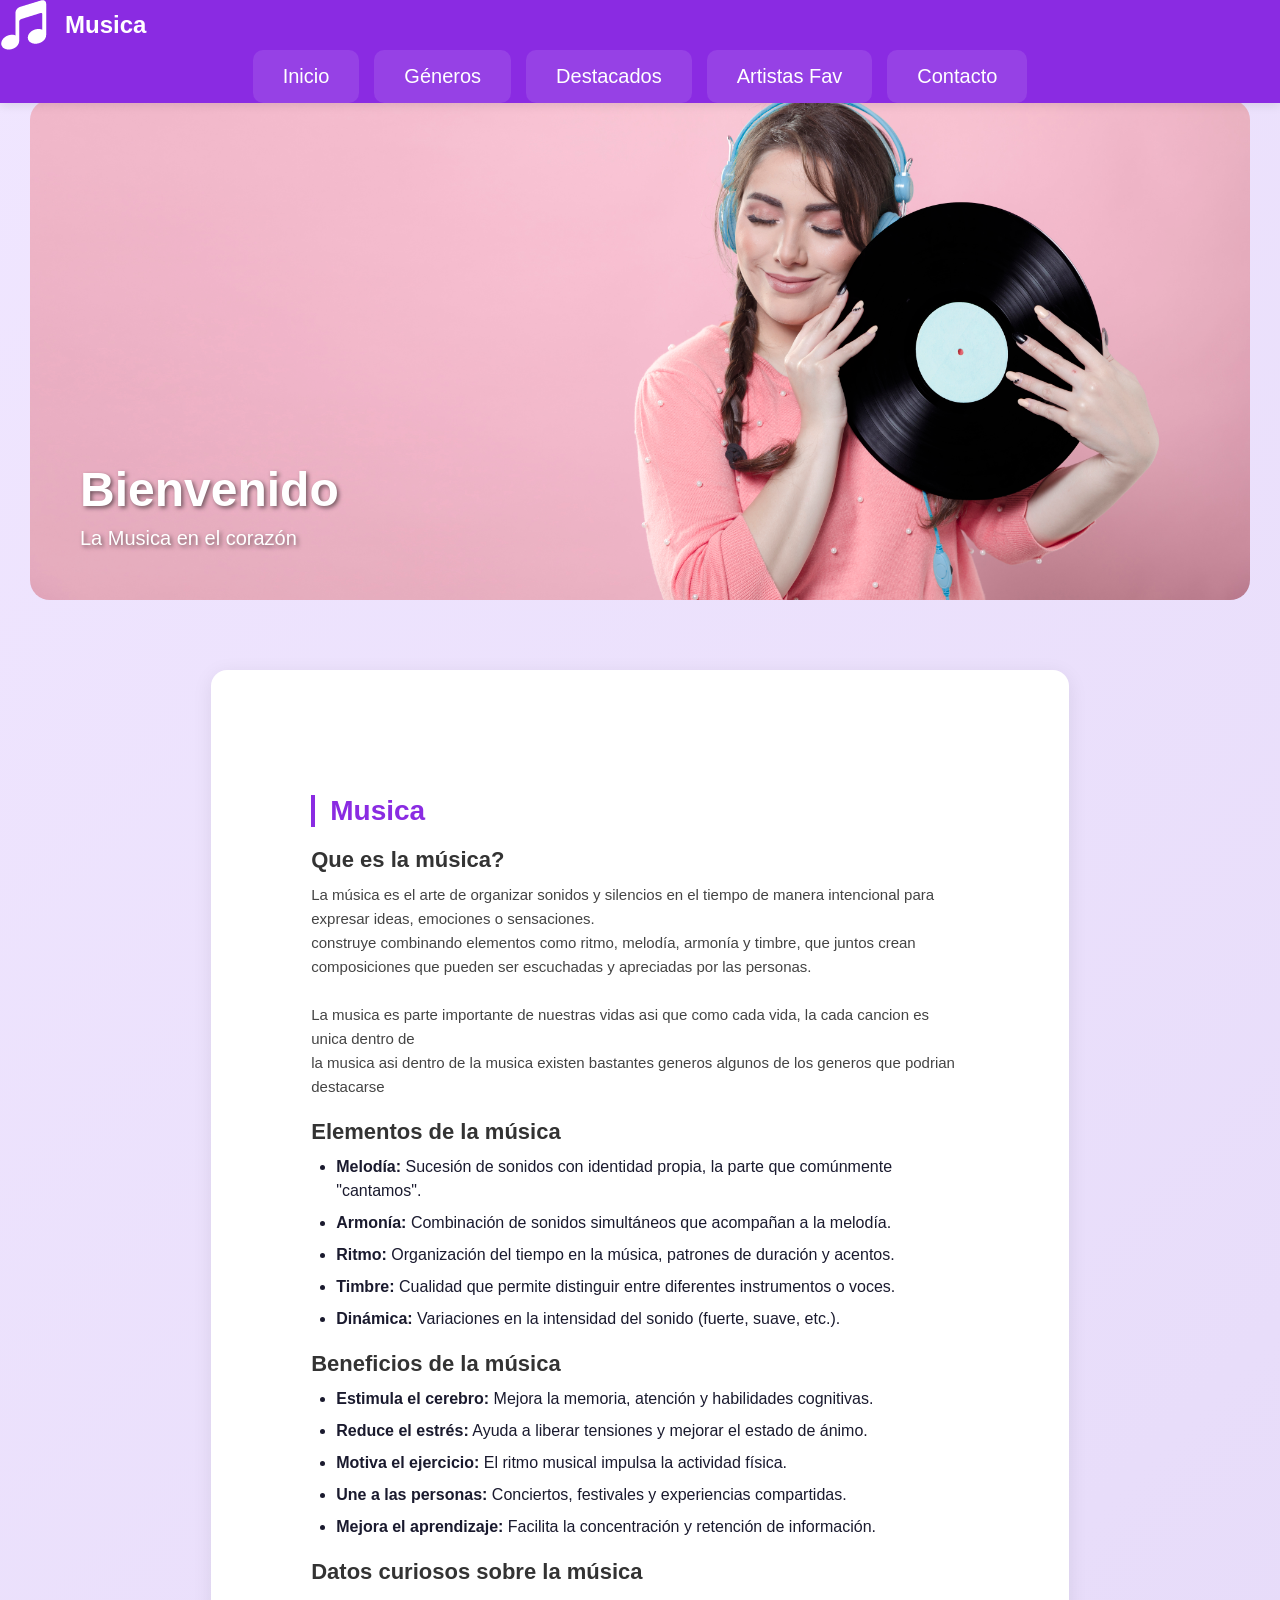
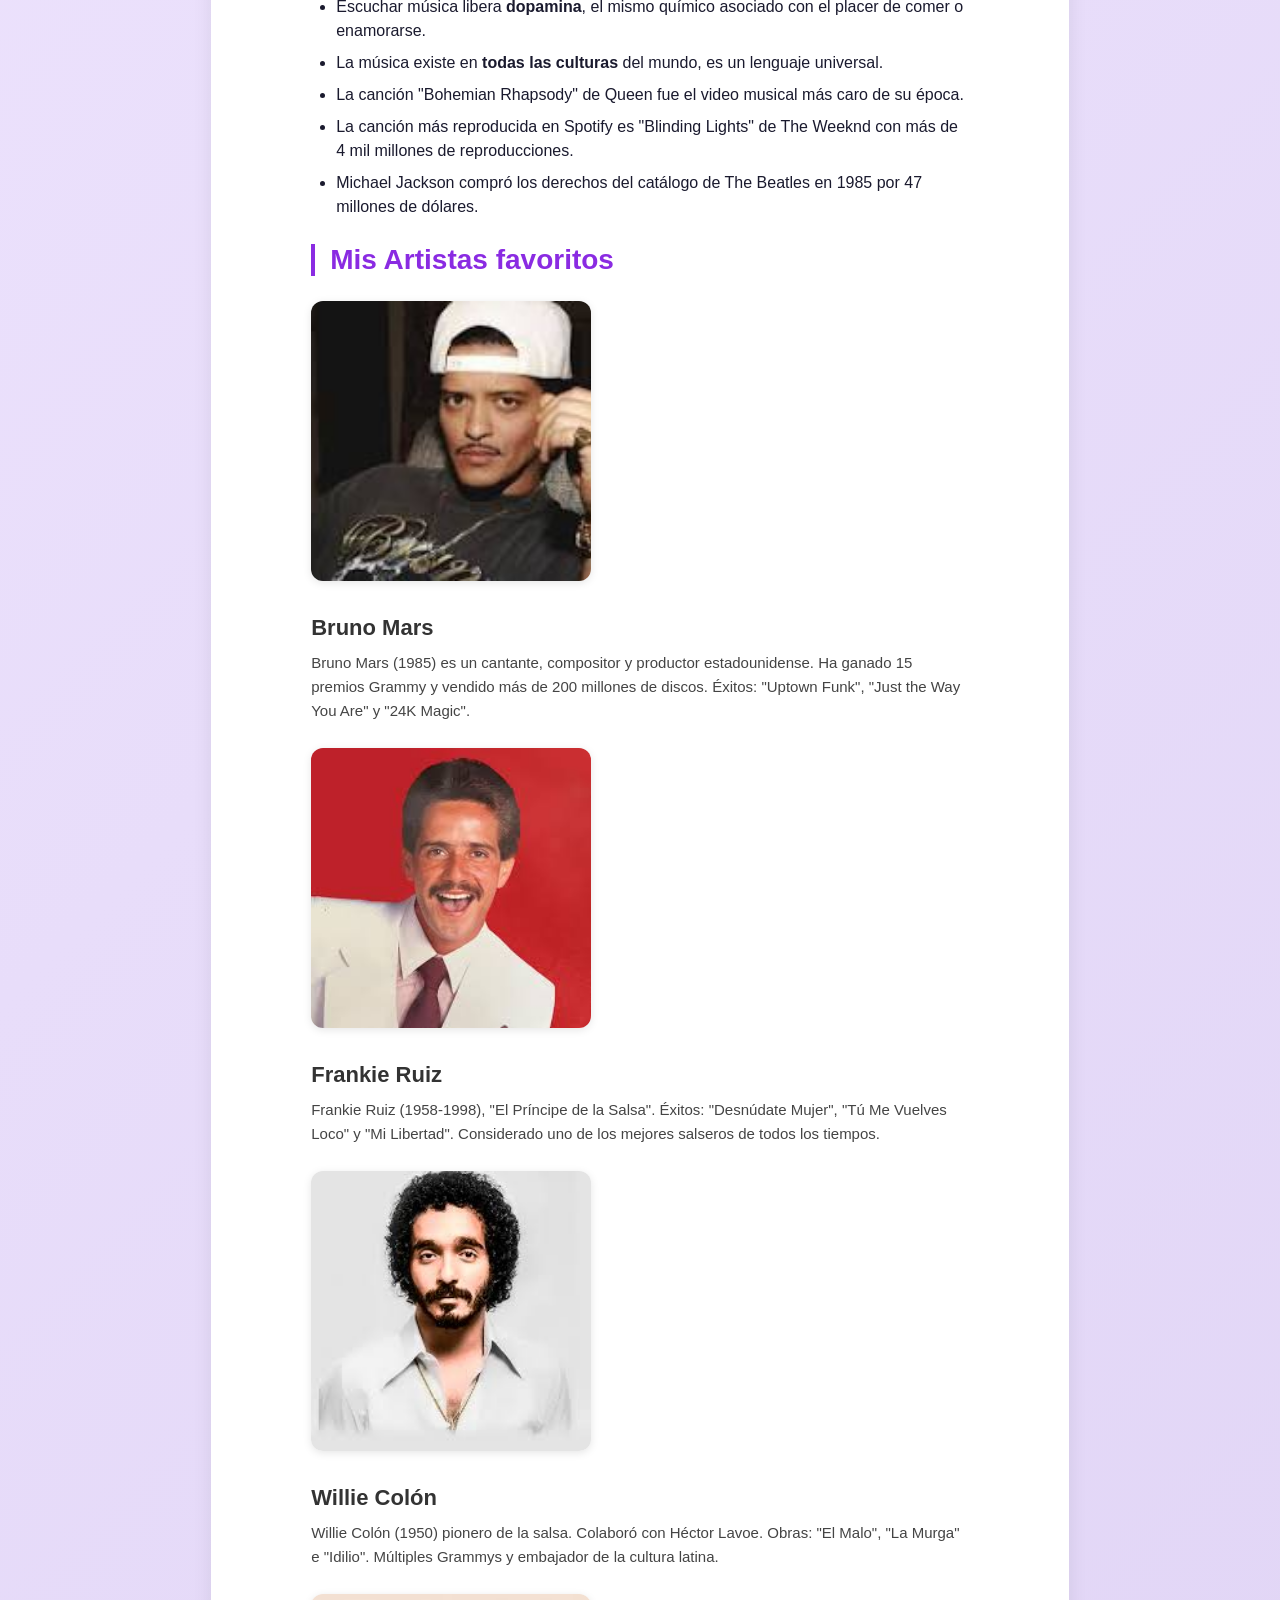
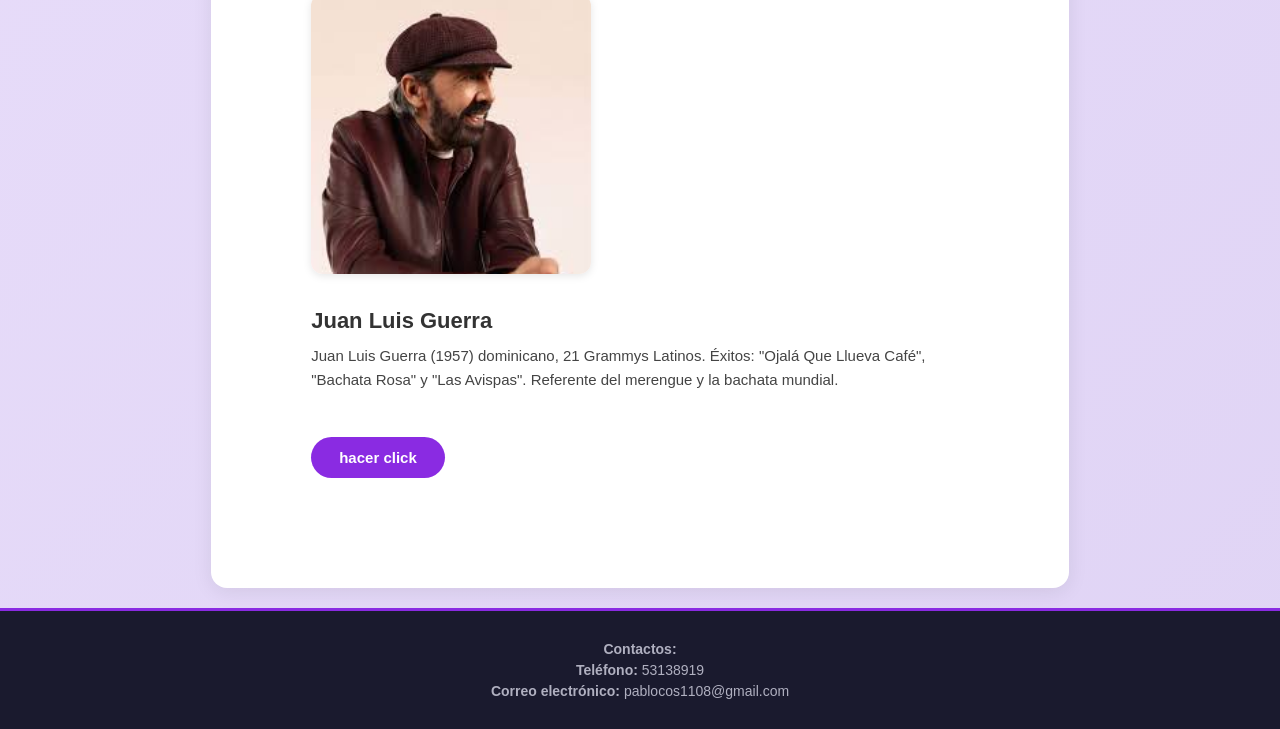
<file: index.html>
<!DOCTYPE html>
<html lang="en">
    
<head>
    <meta charset="UTF-8">
    <meta name="viewport" content="width=device-width, initial-scale=1.0">
    <title>Musica</title>
    <link rel="stylesheet" href="src/css/styles.css">
    <link rel="icon" href="./src/img/Music.png">
</head>

<body>

    <div class="head">
        <header>
            
            <div class="logo-titulo ">
                <img src="src/img/Music.png" alt="Logo">
                <h1>Musica</h1>
            </div>
            <nav>
                <ul>
                    <li><a href="#inicio">Inicio</a></li>
                    <li><a href="/MusicPage/generos.html">Géneros</a></li>
                    <li><a href="/MusicPage/Artistas.html">Destacados</a></li>
                    <li><a href="#favoritos">Artistas Fav</a></li>
                    <li><a href="#contacto">Contacto</a></li>
                </ul>
            </nav>
            
        </header>
    </div>
    
    <div class="main">
        <div class="banner">
            <div class="banner-texto">
                <h2>Bienvenido</h2>
                <p>La Musica en el corazón</p>
            </div>
        </div>
    </div>

    <div  class="content">
            <main >
                
                <section id="inicio">
                    <h2>Musica </h2>
                    <h3>Que es la música? </h3>
                    <p>La música es el arte de organizar sonidos y silencios en el tiempo de manera intencional para expresar
                        ideas, emociones o sensaciones. <br> construye combinando elementos como ritmo, melodía, armonía y
                        timbre, que juntos crean composiciones que pueden ser escuchadas y apreciadas por las personas.<br>
                        <br>
                        La musica es parte importante de nuestras vidas asi que como cada vida, la cada cancion es unica dentro de <br>
                        la musica asi dentro de la musica existen bastantes generos algunos de los generos que podrian destacarse 
                    </p>
                    
                    <h3>Elementos de la música</h3>
                    <ul>
                        <li><strong>Melodía:</strong> Sucesión de sonidos con identidad propia, la parte que comúnmente "cantamos".</li>
                        <li><strong>Armonía:</strong> Combinación de sonidos simultáneos que acompañan a la melodía.</li>
                        <li><strong>Ritmo:</strong> Organización del tiempo en la música, patrones de duración y acentos.</li>
                        <li><strong>Timbre:</strong> Cualidad que permite distinguir entre diferentes instrumentos o voces.</li>
                        <li><strong>Dinámica:</strong> Variaciones en la intensidad del sonido (fuerte, suave, etc.).</li>
                    </ul>

                    <h3>Beneficios de la música</h3>
                    <ul>
                        <li><strong>Estimula el cerebro:</strong> Mejora la memoria, atención y habilidades cognitivas.</li>
                        <li><strong>Reduce el estrés:</strong> Ayuda a liberar tensiones y mejorar el estado de ánimo.</li>
                        <li><strong>Motiva el ejercicio:</strong> El ritmo musical impulsa la actividad física.</li>
                        <li><strong>Une a las personas:</strong> Conciertos, festivales y experiencias compartidas.</li>
                        <li><strong>Mejora el aprendizaje:</strong> Facilita la concentración y retención de información.</li>
                        <h3></h3>
                    </ul>


                    <h3>Datos curiosos sobre la música</h3>
                        <ul>
                            <li>Escuchar música libera <strong>dopamina</strong>, el mismo químico asociado con el placer de comer o enamorarse.</li>
                            <li>La música existe en <strong>todas las culturas</strong> del mundo, es un lenguaje universal.</li>
                            <li>La canción "Bohemian Rhapsody" de Queen fue el video musical más caro de su época.</li>
                            <li>La canción más reproducida en Spotify es "Blinding Lights" de The Weeknd con más de 4 mil millones de reproducciones.</li>
                            <li>Michael Jackson compró los derechos del catálogo de The Beatles en 1985 por 47 millones de dólares.</li>
                        </ul>

                </section>


                
                

                
                <section id="favoritos">
                    <h2>Mis Artistas favoritos</h2>
                    
                    
                    <article >
                        <div >
                            <div >
                                <img src="src/img/Bruno.jpg" alt="Bruno Mars">
                                
                            </div>
                            <div >
                                <h3>Bruno Mars</h3>
                                <p>Bruno Mars (1985) es un cantante, compositor y productor estadounidense. Ha ganado 15 premios Grammy y vendido más de 200 millones de discos. Éxitos: "Uptown Funk", "Just the Way You Are" y "24K Magic".</p>
                            </div>
                        </div>
                    </article>
                    
                    <article >
                        <div >
                            <div >
                                <img src="src/img/Frankie.jpg" alt="Frankie Ruiz">
                                
                            </div>
                            <div >
                                <h3>Frankie Ruiz</h3>
                                <p>Frankie Ruiz (1958-1998), "El Príncipe de la Salsa". Éxitos: "Desnúdate Mujer", "Tú Me Vuelves Loco" y "Mi Libertad". Considerado uno de los mejores salseros de todos los tiempos.</p>
                            </div>
                        </div>
                    </article>
                    
                    <article >
                        <div >
                            <div >
                                <img src="src/img/Willie.jpg" alt="Willie Colón">
                                
                            </div>
                            <div >
                                <h3>Willie Colón</h3>
                                <p>Willie Colón (1950) pionero de la salsa. Colaboró con Héctor Lavoe. Obras: "El Malo", "La Murga" e "Idilio". Múltiples Grammys y embajador de la cultura latina.</p>
                            </div>
                        </div>
                    </article>
                    
                    <article >
                        <div>
                            <div class="img-container">
                                <img src="src/img/JuanLuis.jpg" alt="Juan Luis Guerra">
                                
                            </div>
                            <div >
                                <h3>Juan Luis Guerra</h3>
                                <p>Juan Luis Guerra (1957) dominicano, 21 Grammys Latinos. Éxitos: "Ojalá Que Llueva Café", "Bachata Rosa" y "Las Avispas". Referente del merengue y la bachata mundial.</p>
                            </div>
                        </div>
                    </article>
                </section>
                    

                
                
                <button class="boton-musica">hacer click</button>
            </main>
        </div> 
    
    <div class="foot">
            <footer id="contacto">
            <p><strong>Contactos:</strong></p>
            <p><strong>Teléfono:</strong> 53138919</p>
            <p><strong>Correo electrónico:</strong> pablocos1108@gmail.com</p>
        </footer>
    </div>

    
<style>
    
</style>
</html>
</file>
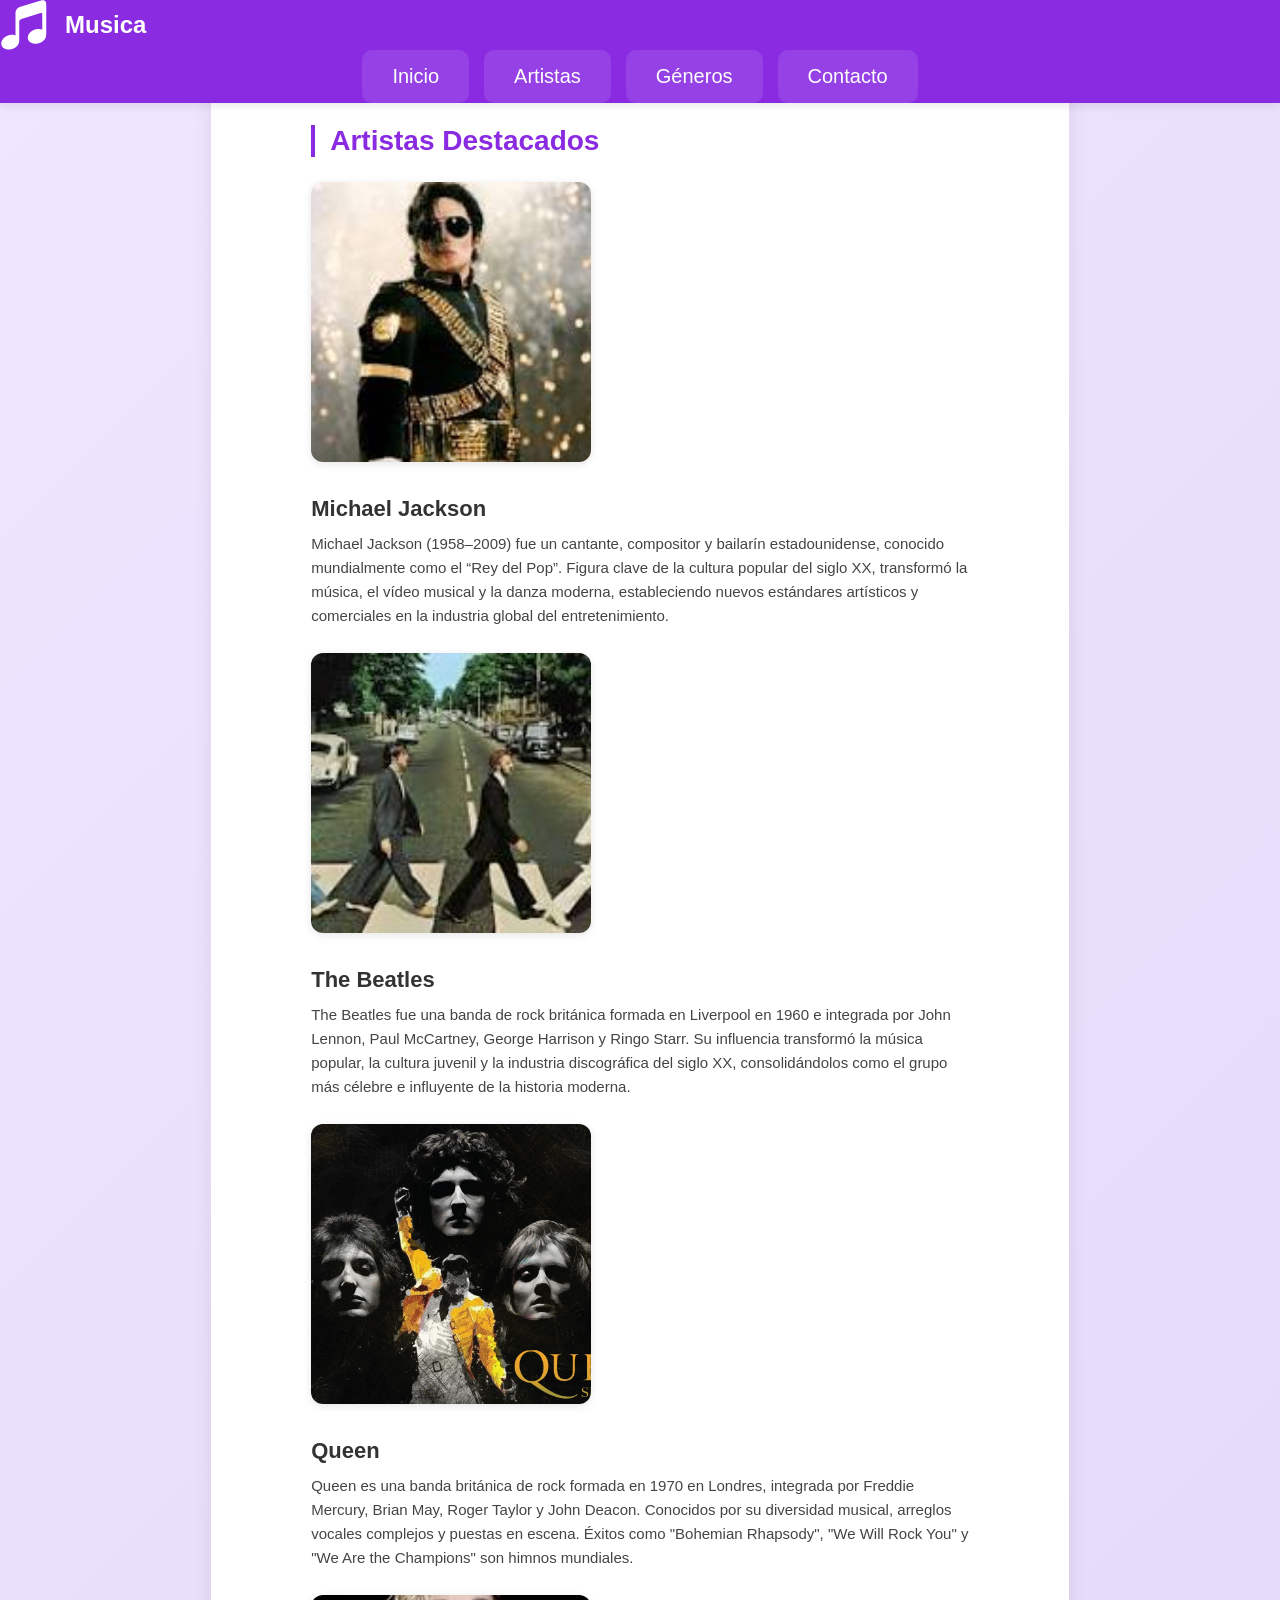
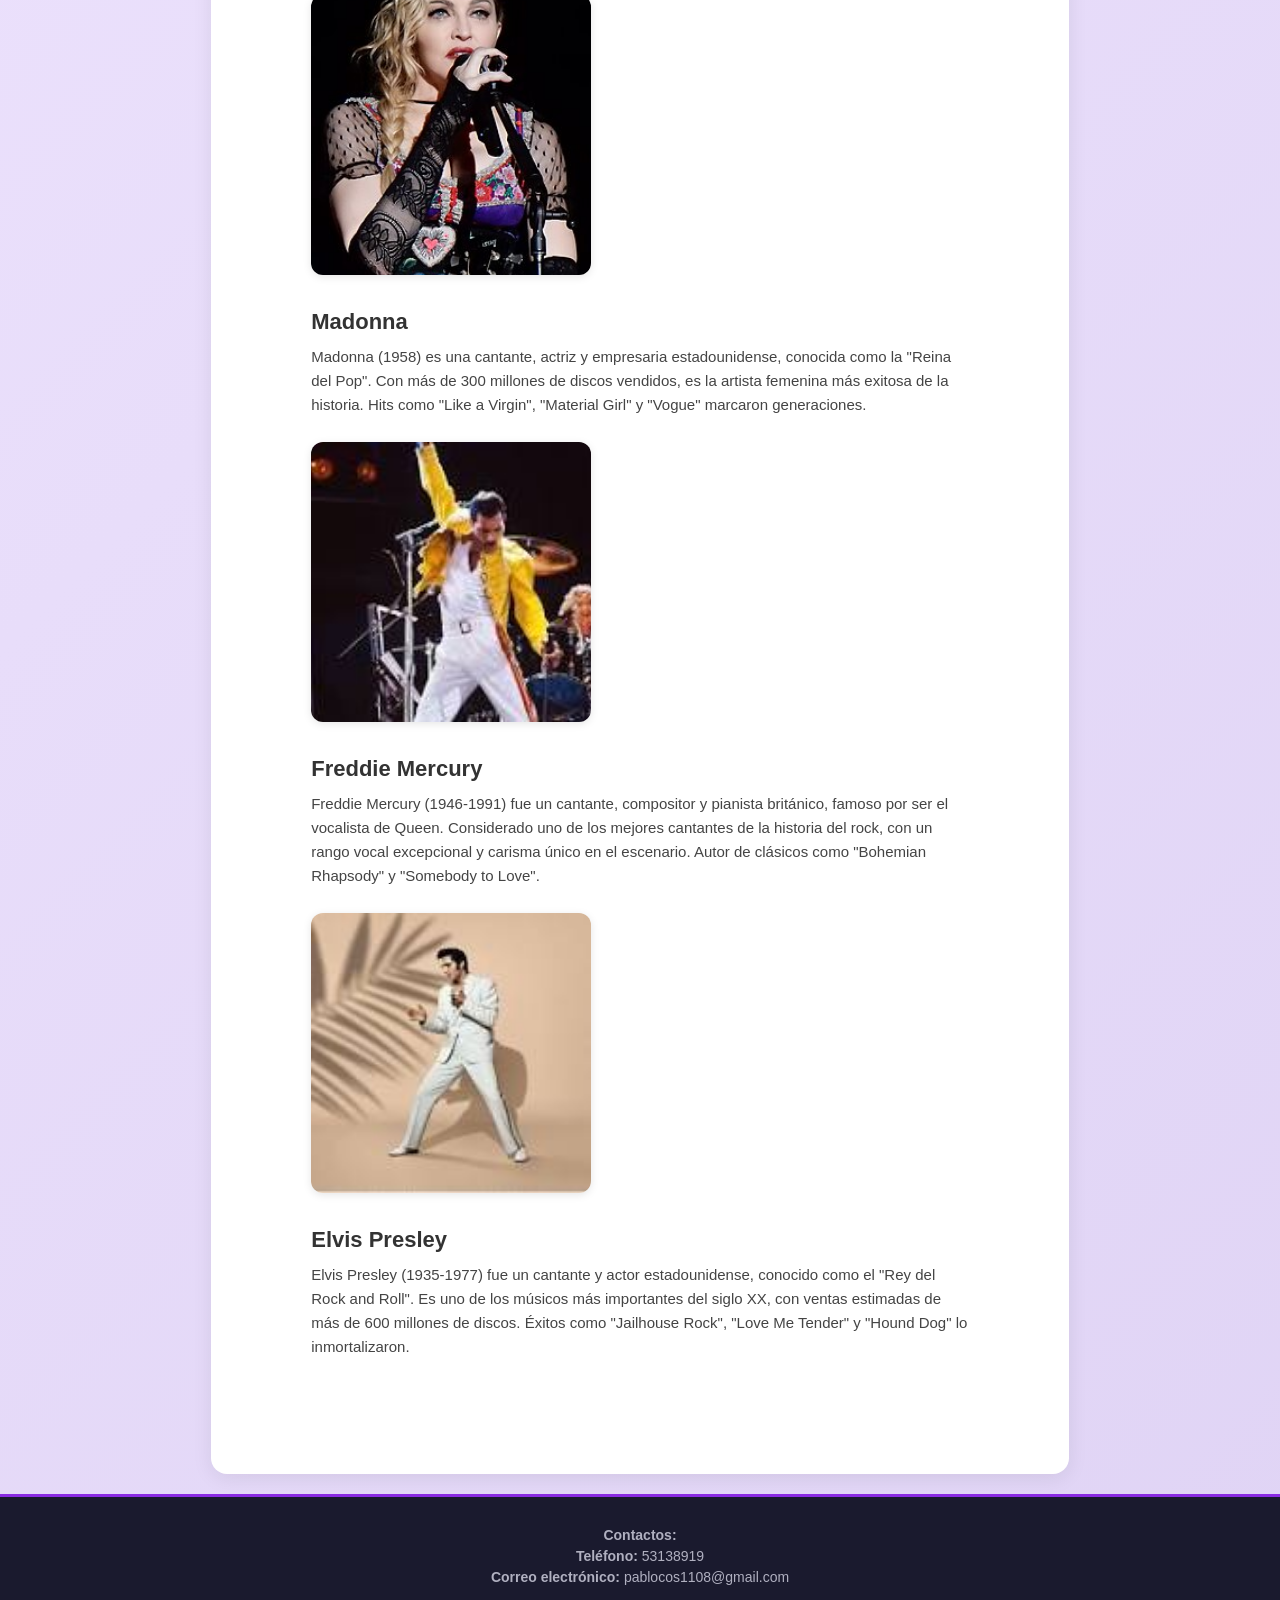
<file: Artistas.html>
<!DOCTYPE html>
<html lang="en">
<head>
    <meta charset="UTF-8">
    <meta name="viewport" content="width=device-width, initial-scale=1.0">
    <title>Destacados</title>
    <link rel="stylesheet" href="src/css/styles.css">
    <link rel="icon" href="./src/img/Music.png">
</head>

    
<body>
    <div class="head">
        <header>
            
            <div class="logo-titulo ">
                <img src="src/img/Music.png" alt="Logo">
                <h1>Musica</h1>
            </div>
            <nav>
                <ul>
                    <li><a href="/MusicPage/index.html">Inicio</a></li>
                    <li><a href="/MusicPage/Artistas.html">Artistas</a></li>
                    <li><a href="/MusicPage/generos.html">Géneros</a></li>
                    <li><a href="#contacto">Contacto</a></li>
                </ul>
            </nav>
            
        </header>
    </div>

<div class="content">
    <section id="artistas">
                    <h2>Artistas Destacados</h2>
                    <article >
                        <div>
                            <div >
                                <img src="src/img/Michael Jackson.jpg" alt="Michael Jackson">
                                
                            </div>

                            <div >
                                <h3>Michael Jackson</h3>
                                <p>
                                    Michael Jackson (1958–2009) fue un cantante, compositor y bailarín estadounidense, 
                                    conocido mundialmente como el “Rey del Pop”. Figura clave de la cultura popular 
                                    del siglo XX, transformó la música, el vídeo musical y la danza moderna, 
                                    estableciendo nuevos estándares artísticos y comerciales en la industria 
                                    global del entretenimiento.
                                </p>
                            </div>
                        </div>
                    </article>

                    <article >
                        <div >
                            <div >
                                <img src="src/img/beattles.jpg" alt="The Beatles">

                            </div>
                            <div >
                                <h3>The Beatles</h3>
                                <p>The Beatles fue una banda de rock británica formada en Liverpool en 1960 e integrada por John Lennon, 
                                    Paul McCartney, George Harrison y Ringo Starr. Su influencia transformó la música popular, 
                                    la cultura juvenil y la industria discográfica del siglo XX, consolidándolos como el grupo más célebre e influyente de la 
                                    historia moderna.</p>
                                    
                            </div>
                        </div>
                    </article>
                    
                    <article>
                        <div >
                            <div >
                                <img src="src/img/Queen.jpg" alt="Queen">
                                
                            </div>
                            <div >
                                <h3>Queen</h3>
                                <p>
                                    Queen es una banda británica de rock formada en 1970 en Londres, integrada por 
                                    Freddie Mercury, Brian May, Roger Taylor y John Deacon. Conocidos por su diversidad 
                                    musical, arreglos vocales complejos y puestas en escena. Éxitos como "Bohemian Rhapsody", 
                                    "We Will Rock You" y "We Are the Champions" son himnos mundiales.
                                </p>
                            </div>
                        </div>
                    </article>

                    
                    <article >
                        <div>
                            <div >
                                <img src="src/img/Madonna.jpg" alt="Madonna">
                                
                            </div>
                            <div >
                                <h3>Madonna</h3>
                                <p>
                                    Madonna (1958) es una cantante, actriz y empresaria estadounidense, conocida como la 
                                    "Reina del Pop". Con más de 300 millones de discos vendidos, es la artista femenina 
                                    más exitosa de la historia. Hits como "Like a Virgin", "Material Girl" y "Vogue" 
                                    marcaron generaciones.
                                </p>
                            </div>
                        </div>
                    </article>

                    
                    <article >
                        <div >
                            <div >
                                <img src="src/img/Freddie.jpg" alt="Freddie Mercury">
                                
                            </div>
                            <div >
                                <h3>Freddie Mercury</h3>
                                <p>
                                    Freddie Mercury (1946-1991) fue un cantante, compositor y pianista británico, 
                                    famoso por ser el vocalista de Queen. Considerado uno de los mejores cantantes 
                                    de la historia del rock, con un rango vocal excepcional y carisma único en el escenario. 
                                    Autor de clásicos como "Bohemian Rhapsody" y "Somebody to Love".
                                </p>
                            </div>
                        </div>
                    </article>

                    
                    <article>
                        <div >
                            <div >
                                <img src="src/img/Elvis.jpg" alt="Elvis Presley">
                                
                            </div>
                            <div >
                                <h3>Elvis Presley</h3>
                                <p>
                                    Elvis Presley (1935-1977) fue un cantante y actor estadounidense, conocido como el 
                                    "Rey del Rock and Roll". Es uno de los músicos más importantes del siglo XX, 
                                    con ventas estimadas de más de 600 millones de discos. Éxitos como "Jailhouse Rock", 
                                    "Love Me Tender" y "Hound Dog" lo inmortalizaron.
                                </p>
                            </div>
                        </div>
                    </article>

                </section>
</div>

<div class="foot">
    <footer id="contacto">
        <p><strong>Contactos:</strong></p>
        <p><strong>Teléfono:</strong> 53138919</p>
        <p><strong>Correo electrónico:</strong> pablocos1108@gmail.com</p>
    </footer>
</div>

</body>
</file>
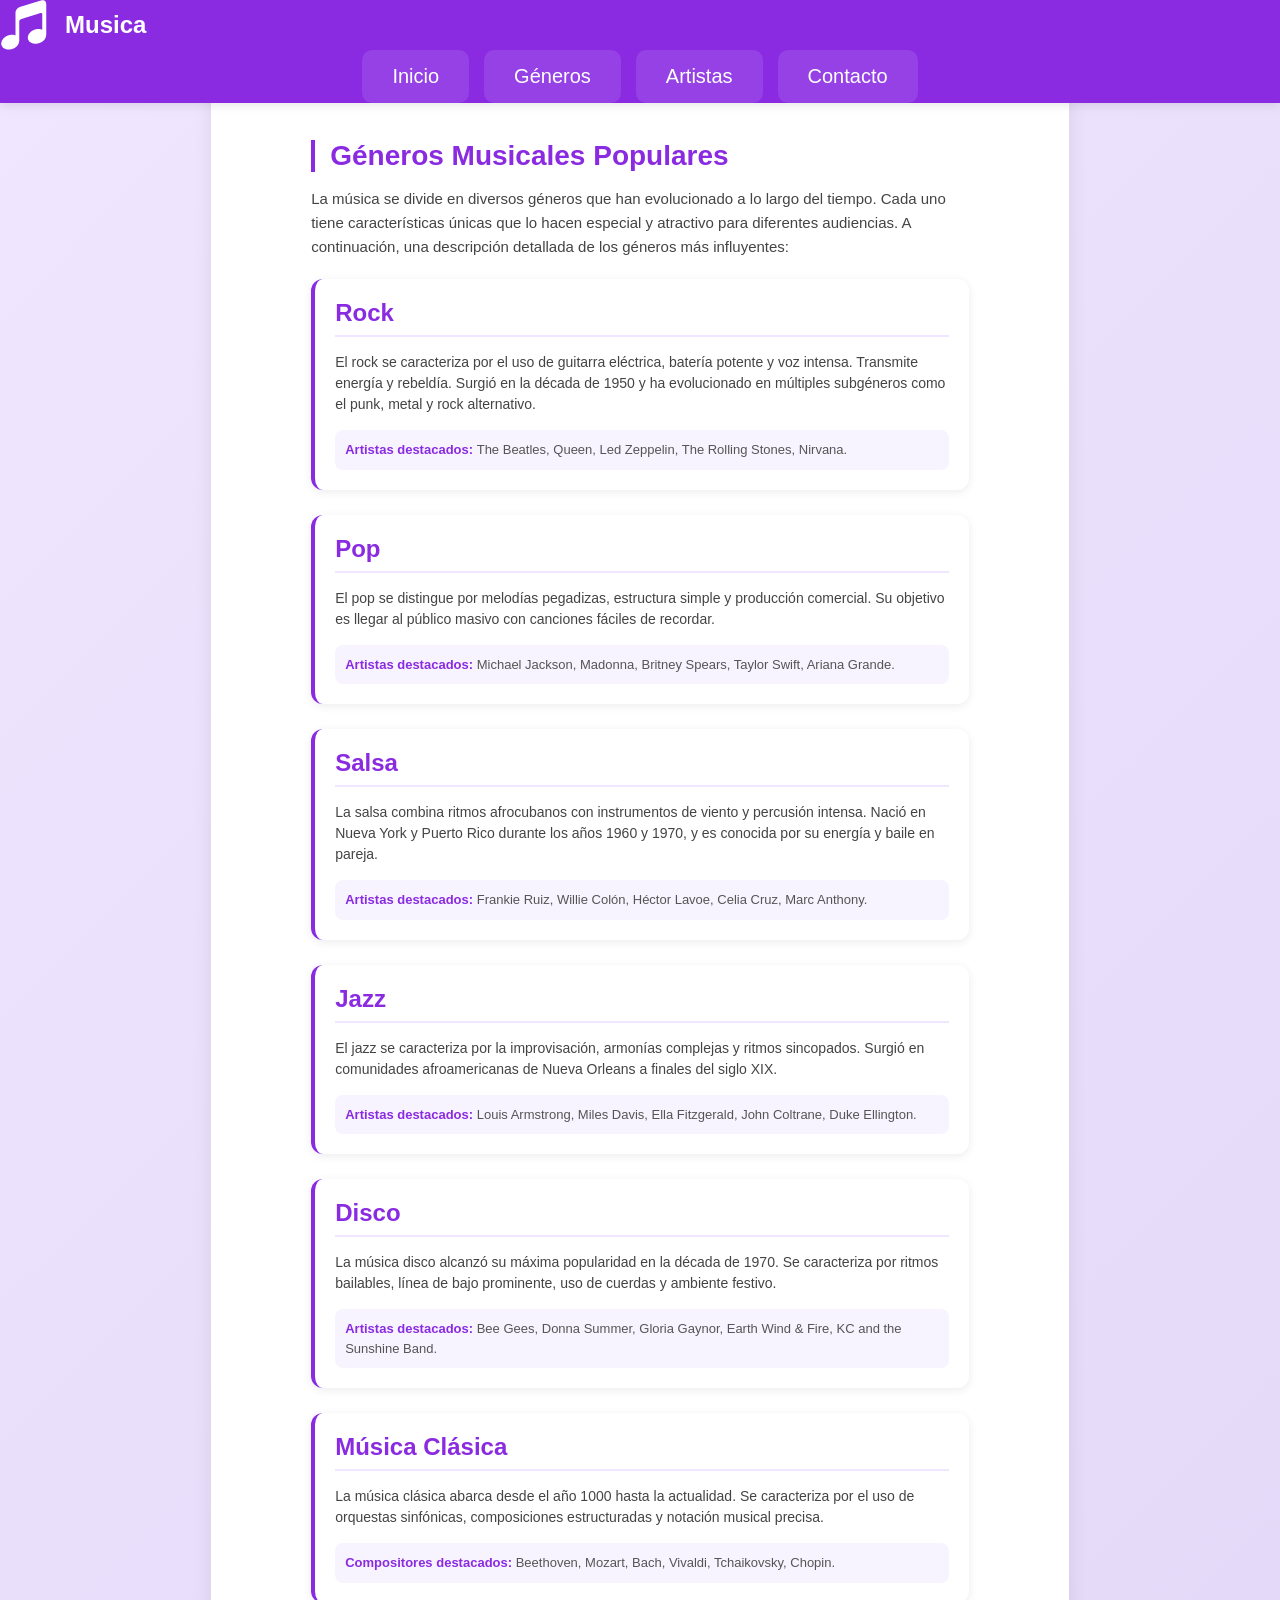
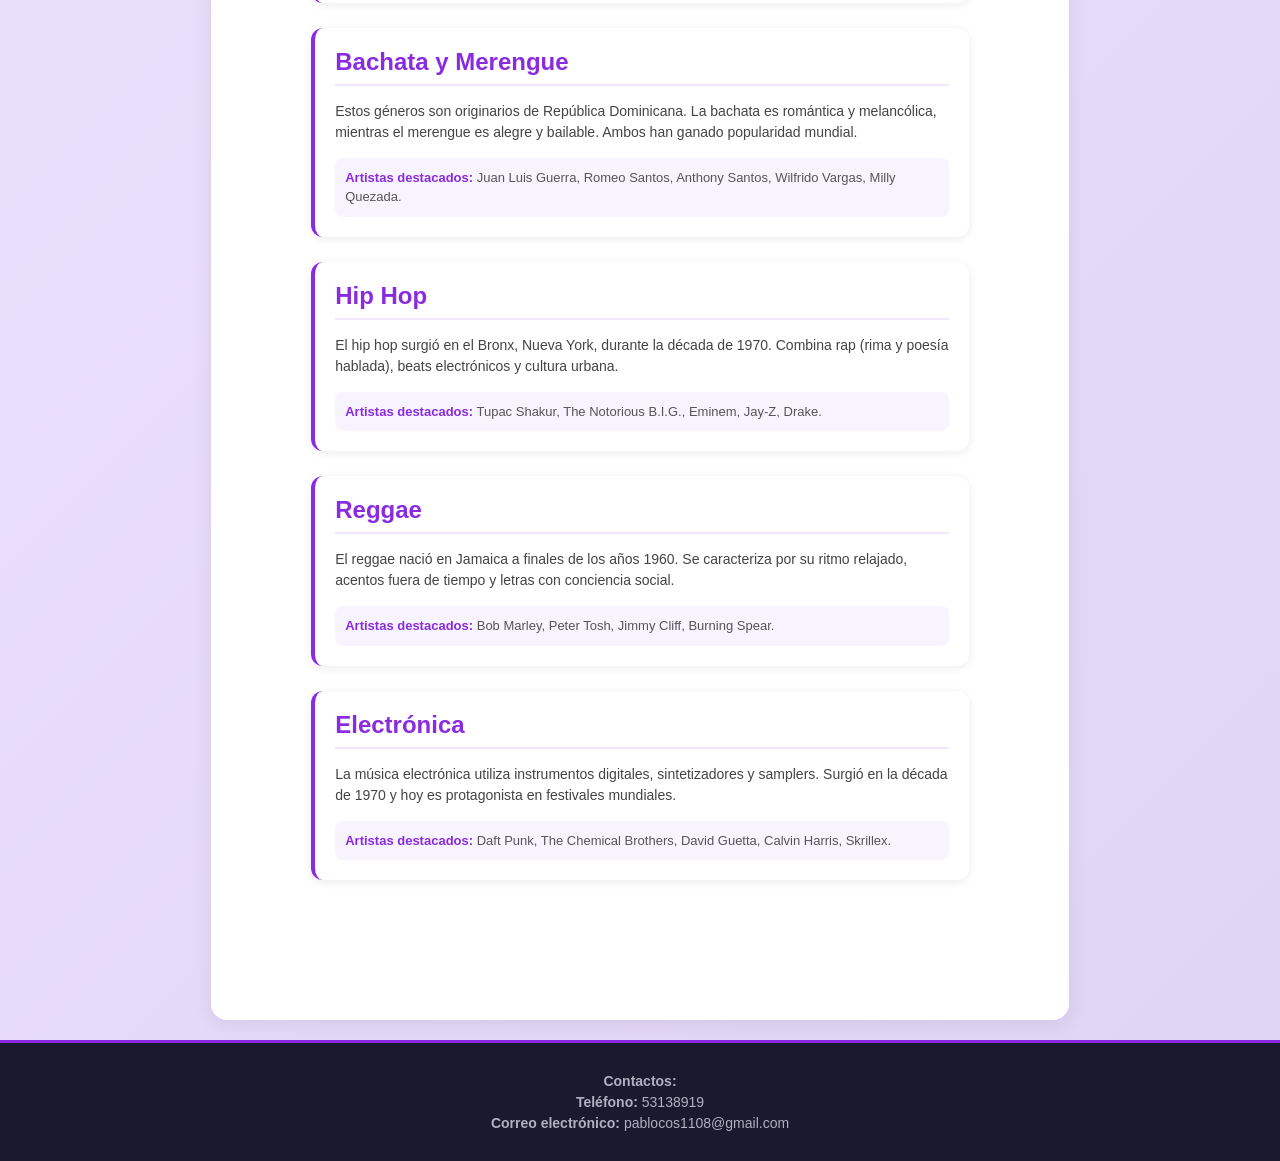
<file: generos.html>
<!DOCTYPE html>
<html lang="en">
<head>
    <meta charset="UTF-8">
    <meta name="viewport" content="width=device-width, initial-scale=1.0">
    <title>Generos Musicales</title>
    <link rel="stylesheet" href="src/css/styles.css">
    <link rel="icon" href="./src/img/Music.png">

</head>
<body>
    
    <div class="head">
        <header>
            
            <div class="logo-titulo ">
                <img src="src/img/Music.png" alt="Logo">
                <h1>Musica</h1>
            </div>
            <nav>
                <ul>
                    <li><a href="/MusicPage/index.html">Inicio</a></li>
                    <li><a href="/MusicPage/generos.html">Géneros</a></li>
                    <li><a href="/MusicPage/Artistas.html">Artistas</a></li>
                    <li><a href="#contacto">Contacto</a></li>
                </ul>
            </nav>
            
        </header>
    </div>

    <div class="content">
        <section id="generos" class="generos-section">
                            <h2>Géneros Musicales Populares</h2>
                            <p class="descripcion-generos">La música se divide en diversos géneros que han evolucionado a lo largo del tiempo. Cada uno tiene características únicas que lo hacen especial y atractivo para diferentes audiencias. A continuación, una descripción detallada de los géneros más influyentes:</p>
                            
                            <div class="grid-generos">
                                
                                <div class="genero-card">
                                    <h3>Rock</h3>
                                    <p>El rock se caracteriza por el uso de guitarra eléctrica, batería potente y voz intensa. Transmite energía y rebeldía. Surgió en la década de 1950 y ha evolucionado en múltiples subgéneros como el punk, metal y rock alternativo.</p>
                                    <p class="artistas"><strong>Artistas destacados:
                                    </strong> The Beatles, Queen, Led Zeppelin, The Rolling Stones, Nirvana.</p>
                                </div>
                                
                                <div class="genero-card">
                                    <h3>Pop</h3>
                                    <p>El pop se distingue por melodías pegadizas, estructura simple y producción comercial. Su objetivo es llegar al público masivo con canciones fáciles de recordar.</p>
                                    <p class="artistas"><strong>Artistas destacados:
                                    </strong> Michael Jackson, Madonna, Britney Spears, Taylor Swift, Ariana Grande.</p>
                                </div>
                                
                                <div class="genero-card">
                                    <h3>Salsa</h3>
                                    <p>La salsa combina ritmos afrocubanos con instrumentos de viento y percusión intensa. Nació en Nueva York y Puerto Rico durante los años 1960 y 1970, y es conocida por su energía y baile en pareja.</p>
                                    <p class="artistas"><strong>Artistas destacados:
                                    </strong> Frankie Ruiz, Willie Colón, Héctor Lavoe, Celia Cruz, Marc Anthony.</p>
                                </div>
                                
                                <div class="genero-card">
                                    <h3>Jazz</h3>
                                    <p>El jazz se caracteriza por la improvisación, armonías complejas y ritmos sincopados. Surgió en comunidades afroamericanas de Nueva Orleans a finales del siglo XIX.</p>
                                    <p class="artistas"><strong>Artistas destacados:
                                    </strong> Louis Armstrong, Miles Davis, Ella Fitzgerald, John Coltrane, Duke Ellington.</p>
                                </div>
                                
                                <div class="genero-card">
                                    <h3>Disco</h3>
                                    <p>La música disco alcanzó su máxima popularidad en la década de 1970. Se caracteriza por ritmos bailables, línea de bajo prominente, uso de cuerdas y ambiente festivo.</p>
                                    <p class="artistas"><strong>Artistas destacados:
                                    </strong> Bee Gees, Donna Summer, Gloria Gaynor, Earth Wind & Fire, KC and the Sunshine Band.</p>
                                </div>
                                
                                <div class="genero-card">
                                    <h3>Música Clásica</h3>
                                    <p>La música clásica abarca desde el año 1000 hasta la actualidad. Se caracteriza por el uso de orquestas sinfónicas, composiciones estructuradas y notación musical precisa.</p>
                                    <p class="artistas"><strong>Compositores destacados:</strong> Beethoven, Mozart, Bach, Vivaldi, Tchaikovsky, Chopin.</p>
                                </div>
                                
                                <div class="genero-card">
                                    <h3>Bachata y Merengue</h3>
                                    <p>Estos géneros son originarios de República Dominicana. La bachata es romántica y melancólica, mientras el merengue es alegre y bailable. Ambos han ganado popularidad mundial.</p>
                                    <p class="artistas"><strong>Artistas destacados:</strong> Juan Luis Guerra, Romeo Santos, Anthony Santos, Wilfrido Vargas, Milly Quezada.</p>
                                </div>
                                
                                <div class="genero-card">
                                    <h3>Hip Hop</h3>
                                    <p>El hip hop surgió en el Bronx, Nueva York, durante la década de 1970. Combina rap (rima y poesía hablada), beats electrónicos y cultura urbana.</p>
                                    <p class="artistas"><strong>Artistas destacados:</strong> Tupac Shakur, The Notorious B.I.G., Eminem, Jay-Z, Drake.</p>
                                </div>
                                
                                <div class="genero-card">
                                    <h3>Reggae</h3>
                                    <p>El reggae nació en Jamaica a finales de los años 1960. Se caracteriza por su ritmo relajado, acentos fuera de tiempo y letras con conciencia social.</p>
                                    <p class="artistas"><strong>Artistas destacados:</strong> Bob Marley, Peter Tosh, Jimmy Cliff, Burning Spear.</p>
                                </div>
                                
                                <div class="genero-card">
                                    <h3>Electrónica</h3>
                                    <p>La música electrónica utiliza instrumentos digitales, sintetizadores y samplers. Surgió en la década de 1970 y hoy es protagonista en festivales mundiales.</p>
                                    <p class="artistas"><strong>Artistas destacados:</strong> Daft Punk, The Chemical Brothers, David Guetta, Calvin Harris, Skrillex.</p>
                                </div>
                                
                            </div>
        </section>

    </div>

    <div class="foot">
            <footer id="contacto">
            <p><strong>Contactos:</strong></p>
            <p><strong>Teléfono:</strong> 53138919</p>
            <p><strong>Correo electrónico:</strong> pablocos1108@gmail.com</p>
        </footer>
    </div>


</body>
</html>
</file>
<file: src/css/styles.css>
* {
    margin: 0;
    padding: 0;
    box-sizing: border-box;
}

body {
    font-family: 'Segoe UI', Tahoma, Geneva, Verdana, sans-serif;
    background: linear-gradient(135deg, #f0e6ff 0%, #e0d4f5 100%);
    color: #1a1a2e;
    min-height: 100vh;
    display: flex;
    flex-direction: column;
}

.banner {
    width: 100%;
    height: 500px;
    background-image: url('../img/Chica.jpg');
    background-size: cover;
    background-position: center;
    background-repeat: no-repeat;
    border-radius: 20px;
    margin-bottom: 40px;
    position: relative;
}

.banner-texto {
    position: absolute;
    bottom: 50px;
    left: 50px;
    color: white;
    text-shadow: 2px 2px 4px rgba(0,0,0,0.5);
}

.banner-texto h2 {
    font-size: 48px;
    margin: 0;
    color: white;
}

.banner-texto p {
    font-size: 20px;
    margin: 10px 0 0 0;
}


.head {
    position: fixed;
    top: 0;
    left: 0;
    width: 100%;
    background: #8A2BE2;
    z-index: 1000;
    box-shadow: 0 2px 10px rgba(0,0,0,0.1);
}

.header-container {
    max-width: 1300px;
    margin: 0 auto;
    padding: 0 30px;
    display: flex;
    align-items: center;
    justify-content: space-between;
    height: 70px;
}


.logo-titulo {
    display: flex;
    align-items: center;
    gap: 15px;
}

.logo {
    height: 45px;
    width: auto;
    display: block;
}

.head h1 {
    color: white;
    font-size: 24px;
    font-weight: 600;
    margin: 0;
    line-height: 1;
}

.head nav ul {
    list-style: none;
    display: flex;
    justify-content: center; 
    gap: 15px; 
    padding: 0 5%; 
    max-width: 1200px;
    margin: 0 auto; 
}

.head nav li {
    display: block; 
}

.head nav a {
    display: block;
    color: white;
    text-decoration: none;
    padding: 15px 30px;
    border-radius: 10px;
    
    font-weight: 500;
    font-size: 20px;
    transition: all 0.2s;
    background-color: rgba(255,255,255,0.1);
}

.head nav a:hover {
    background-color: white;
    color: #8A2BE2;
    transform: translateY(-2px);
}

.main {
    margin-top: 70px;
    flex: 1;
    max-width: 1300px;
    margin-left: auto;
    margin-right: auto;
    width: 100%;
    padding: 30px;
}

.content {
    background-color: white;
    border-radius: 16px;
    padding: 100px;
    margin-left: auto;
    margin-right: auto;
    width: 67%;
    box-shadow: 0 4px 20px rgba(0,0,0,0.08);
}

.content h2 {
    color: #8A2BE2;
    margin: 25px 0 15px 0;
    font-size: 28px;
    border-left: 4px solid #8A2BE2;
    padding-left: 15px;
}

.content h3 {
    color: #333;
    margin: 20px 0 10px 0;
    font-size: 22px;
}

.content p {
    line-height: 1.6;
    color: #444;
    margin-bottom: 15px;
    font-size: 15px;
}

.content ul {
    margin-left: 25px;
    margin-bottom: 20px;
}

.content li {
    margin: 8px 0;
    line-height: 1.5;
}

.content img {
    width: 280px;
    height: 280px;
    object-fit: cover;
    border-radius: 12px;
    margin: 10px 0;
    transition: 0.2s;
    box-shadow: 0 2px 8px rgba(0,0,0,0.1);
}

.content img:hover {
    transform: scale(1.02);
    box-shadow: 0 4px 12px rgba(138,43,226,0.3);
}

.artista-card {
    display: inline-block;
    margin: 20px;
    background: white;
    border-radius: 20px;
    overflow: hidden;
    width: 300px; /* Ancho solo de la foto */
    transition: width 0.5s cubic-bezier(0.4, 0, 0.2, 1); /* Animación fluida */
    cursor: pointer;
    box-shadow: 0 10px 20px rgba(0,0,0,0.08);
}

.foot {
    background-color: #1a1a2e;
    color: #b0b0c0;
    text-align: center;
    padding: 25px;
    border-top: 3px solid #8A2BE2;
    margin-top: 20px;
}

.foot footer p {
    margin: 5px 0;
    font-size: 14px;
}

.boton-musica {
    background-color: #8A2BE2;
    border: none;
    padding: 12px 28px;
    font-size: 15px;
    font-weight: 600;
    color: white;
    border-radius: 30px;
    cursor: pointer;
    transition: 0.2s;
    margin: 30px 0 10px 0;
}

.boton-musica:hover {
    background-color: #6a1cb5;
    transform: translateY(-2px);
}

.generos-section {
        margin: 40px 0;
    }

    .descripcion-generos {
        font-size: 16px;
        line-height: 1.6;
        color: #555;
        margin-bottom: 30px;
    }

    .grid-generos {
        display: grid;
        grid-template-columns: repeat(auto-fill, minmax(320px, 1fr));
        gap: 25px;
        margin-top: 20px;
    }

    .genero-card {
        background: white;
        border-radius: 12px;
        padding: 20px;
        box-shadow: 0 2px 10px rgba(0, 0, 0, 0.08);
        transition: transform 0.2s, box-shadow 0.2s;
        border-left: 4px solid #8A2BE2;
    }

    .genero-card:hover {
        transform: translateY(-5px);
        box-shadow: 0 6px 20px rgba(0, 0, 0, 0.12);
    }

    .genero-card h3 {
        color: #8A2BE2;
        font-size: 24px;
        margin-top: 0;
        margin-bottom: 15px;
        border-bottom: 2px solid #f0e6ff;
        padding-bottom: 8px;
    }

    .genero-card p {
        color: #444;
        line-height: 1.5;
        margin-bottom: 15px;
        font-size: 14px;
    }

    .genero-card .artistas {
        background-color: #f8f4ff;
        padding: 10px;
        border-radius: 8px;
        margin-top: 10px;
        margin-bottom: 0;
        font-size: 13px;
        color: #555;
    }

    .genero-card .artistas strong {
        color: #8A2BE2;
    }

    @media (max-width: 768px) {
        .grid-generos {
            grid-template-columns: 1fr;
            gap: 20px;
        }
        
        .genero-card h3 {
            font-size: 20px;
        }
    }
</file>
